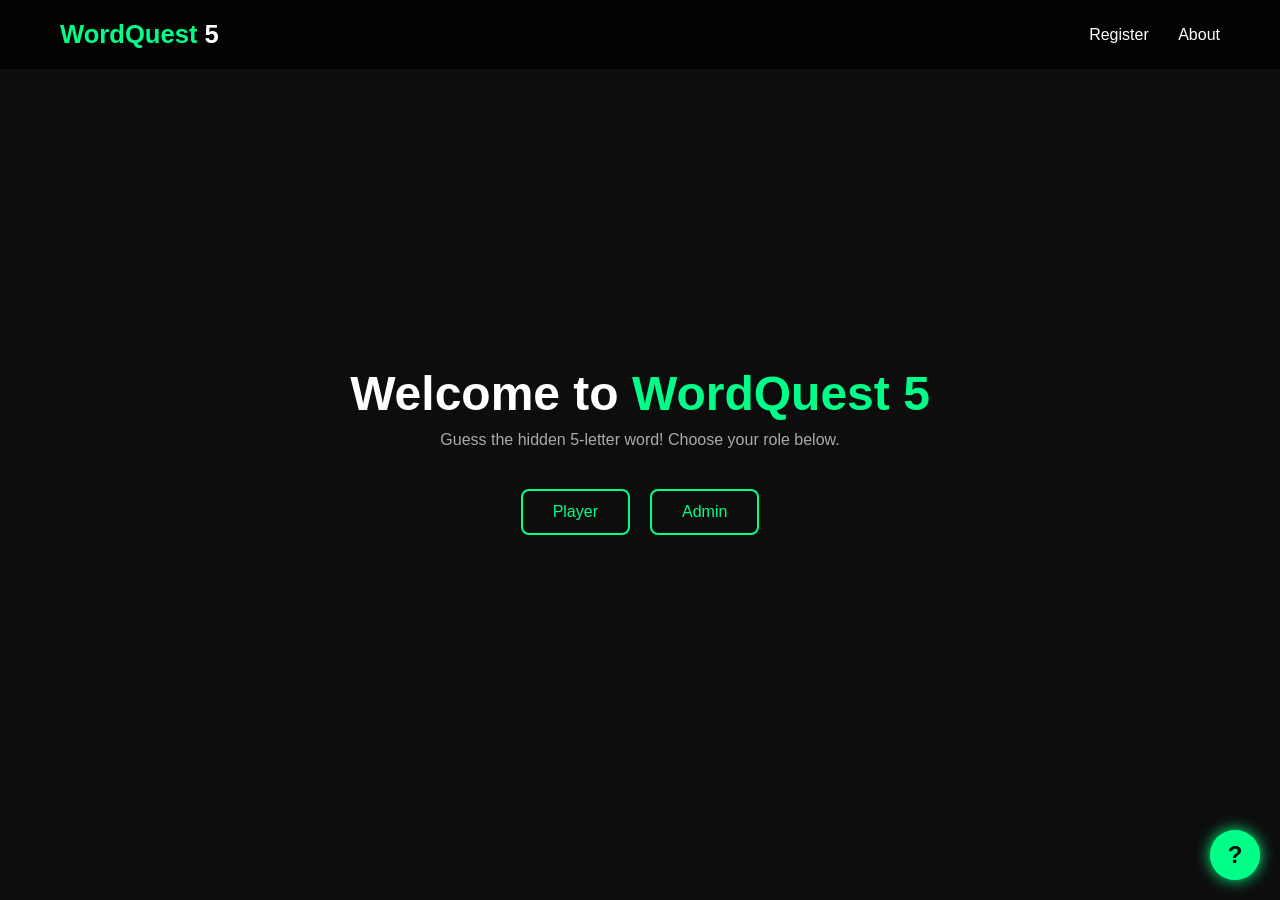
<file: index.html>
<!DOCTYPE html>
<html lang="en">
<head>
  <meta charset="UTF-8">
  <meta name="viewport" content="width=device-width, initial-scale=1">
  <title>WordQuest 5</title>
  <link rel="stylesheet" href="css/style.css">
  <script src="js/script.js" defer></script>
</head>
<body>
  <nav>
    <div class="logo">WordQuest <span>5</span></div>
    <div class="nav-links">
      <a id="register-link" href="register.html">Register</a>
      <a id="about-link" href="about.html">About</a>
    </div>
  </nav>

  <section class="hero">
    <h1>Welcome to <span>WordQuest 5</span></h1>
    <p>Guess the hidden 5-letter word! Choose your role below.</p>
    <div class="btn-group">
      <a id="player-btn" class="btn" href="player.html">Player</a>
      <a id="admin-btn" class="btn" href="admin.html">Admin</a>
    </div>
  </section>

  <!-- Floating Tour Button -->
  <div id="tour-button">?</div>

  <!-- Tour Elements -->
  <div id="tour-overlay"></div>
  <div id="tour-tooltip">
    <p id="tour-text"></p>
    <div class="tour-buttons">
      <button id="tour-prev">Back</button>
      <button id="tour-next">Next</button>
      <button id="tour-skip">Skip</button>
    </div>
  </div>

</body>
</html>
</file>
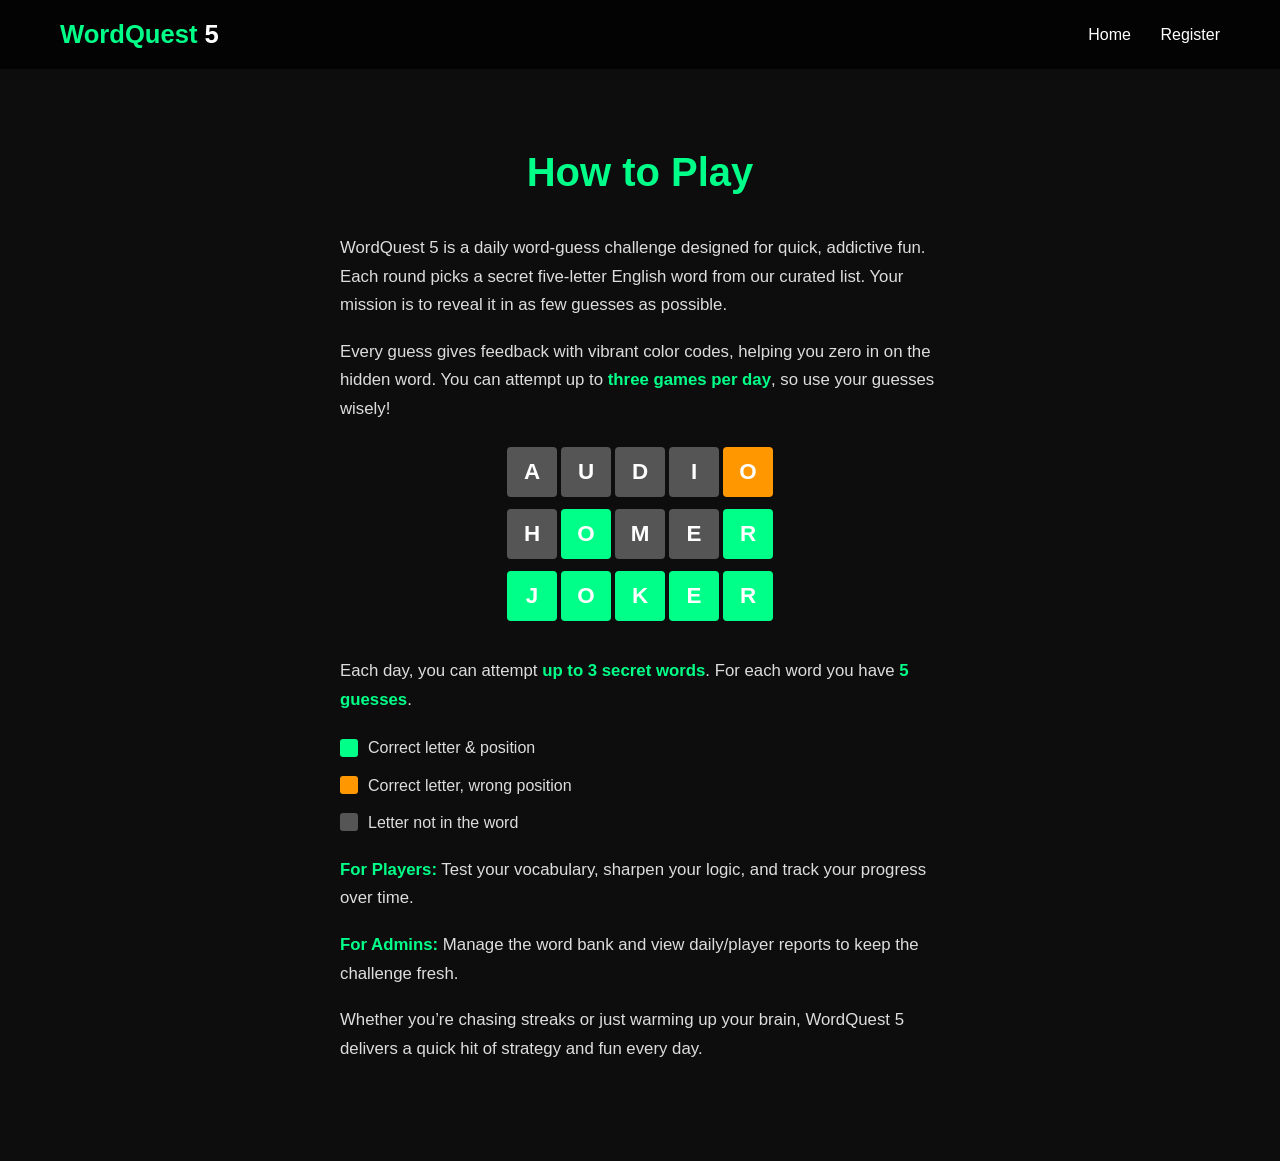
<file: about.html>
<!DOCTYPE html>
<html lang="en">
<head>
  <meta charset="UTF-8">
  <meta name="viewport" content="width=device-width, initial-scale=1">
  <title>About - WordQuest 5</title>
  <link rel="stylesheet" href="css/style.css">
  <script src="js/script.js" defer></script>
</head>
<body>
  <nav>
    <div class="logo">WordQuest <span>5</span></div>
    <div class="nav-links">
      <a href="index.html">Home</a>
      <a href="register.html">Register</a>
    </div>
  </nav>

  <section class="about-wrapper">
    <h1>How to Play</h1>

    <!-- Introductory text -->
    <div class="about-text">
        <p>
        WordQuest 5 is a daily word-guess challenge designed for quick, addictive fun.
        Each round picks a secret five-letter English word from our curated list.
        Your mission is to reveal it in as few guesses as possible.
        </p>
        <p>
        Every guess gives feedback with vibrant color codes, helping you zero in
        on the hidden word. You can attempt up to <strong>three games per day</strong>,
        so use your guesses wisely!
        </p>
    </div>

    <!-- Wordle-style demo grid -->
    <div class="demo-grid">
        <div class="row">
        <span class="tile grey">A</span>
        <span class="tile grey">U</span>
        <span class="tile grey">D</span>
        <span class="tile grey">I</span>
        <span class="tile orange">O</span>
        </div>
        <div class="row">
        <span class="tile grey">H</span>
        <span class="tile green">O</span>
        <span class="tile grey">M</span>
        <span class="tile grey">E</span>
        <span class="tile green">R</span>
        </div>
        <div class="row">
        <span class="tile green">J</span>
        <span class="tile green">O</span>
        <span class="tile green">K</span>
        <span class="tile green">E</span>
        <span class="tile green">R</span>
        </div>
    </div>

    <!-- Detailed explanation below grid -->
    <div class="about-text">
        <p>
        Each day, you can attempt <strong>up to 3 secret words</strong>.  
        For each word you have <strong>5 guesses</strong>.
        </p>
        <ul>
        <li><span class="legend green"></span> Correct letter & position</li>
        <li><span class="legend orange"></span> Correct letter, wrong position</li>
        <li><span class="legend grey"></span> Letter not in the word</li>
        </ul>
        <p>
        <strong>For Players:</strong> Test your vocabulary, sharpen your logic,
        and track your progress over time.
        </p>
        <p>
        <strong>For Admins:</strong> Manage the word bank and view
        daily/player reports to keep the challenge fresh.
        </p>
        <p>
        Whether you’re chasing streaks or just warming up your brain,
        WordQuest 5 delivers a quick hit of strategy and fun every day.
        </p>
    </div>
    </section>
</body>
</html>
</file>
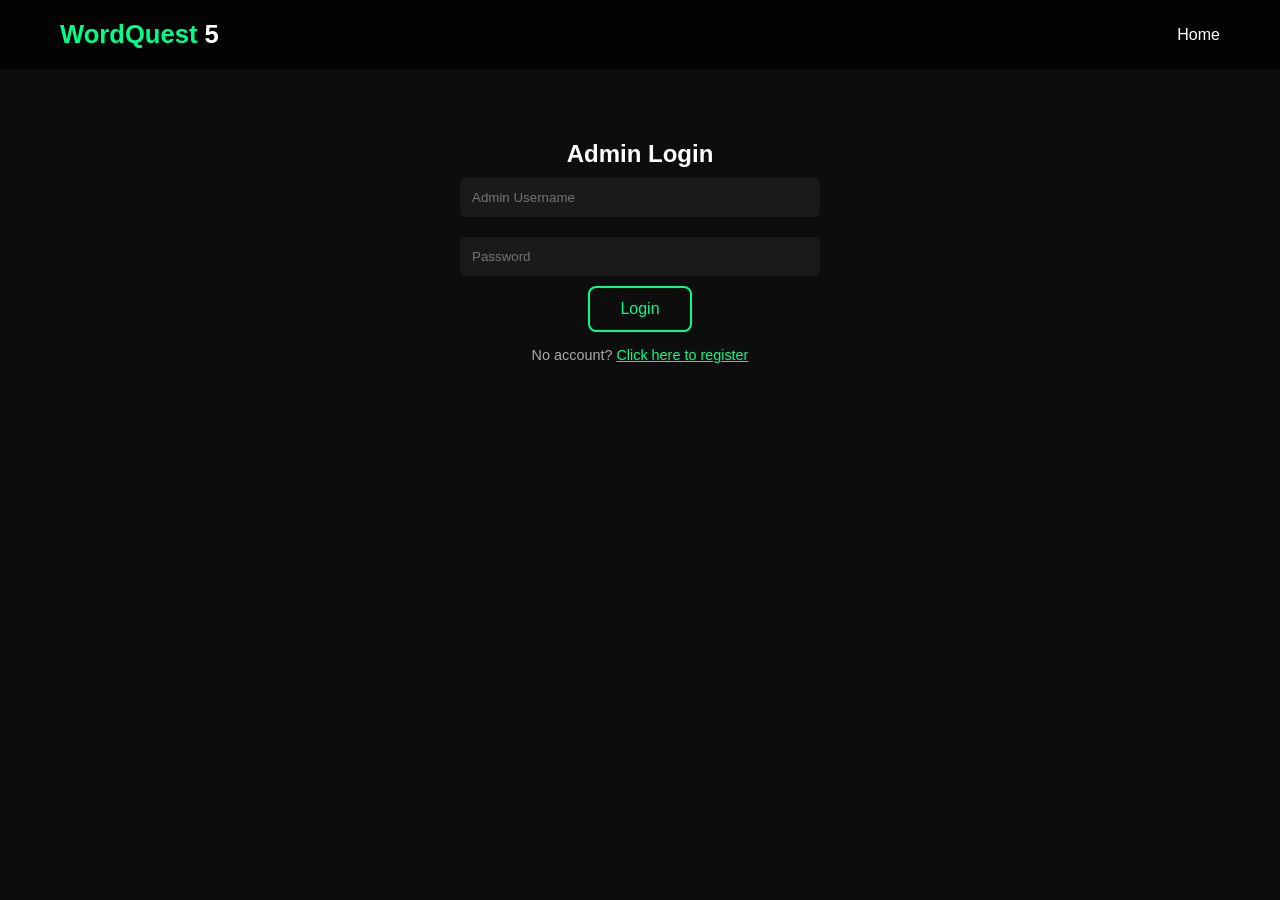
<file: admin.html>
<!DOCTYPE html>
<html lang="en">
<head>
  <meta charset="UTF-8">
  <meta name="viewport" content="width=device-width, initial-scale=1">
  <title>Admin - WordQuest 5</title>
  <link rel="stylesheet" href="css/style.css">
  <script src="js/script.js" defer></script>
</head>
<body>
  <nav>
    <div class="logo">WordQuest <span>5</span></div>
    <div class="nav-links">
      <a href="index.html">Home</a>
    </div>
  </nav>

  <section class="form-section">
    <h2>Admin Login</h2>
    <form id="adminLogin">
    <input type="text" name="username" placeholder="Admin Username" required>
    <input type="password" name="password" placeholder="Password" required>
    <button type="submit" class="btn">Login</button>

    <p class="alt-link">
        No account?
        <a href="register.html">Click here to register</a>
    </p>
    </form>
  </section>

  <section id="adminPanel" class="hidden">
    <h2>Reports</h2>
    <div class="report">
      <h3>Daily Report</h3>
      <input type="date" id="reportDate">
      <button class="btn" onclick="getDailyReport()">View</button>
      <div id="dailyReportResult"></div>
    </div>

    <div class="report">
      <h3>User Report</h3>
      <input type="text" id="reportUser" placeholder="Username">
      <button class="btn" onclick="getUserReport()">View</button>
      <div id="userReportResult"></div>
    </div>
  </section>
</body>
</html>
</file>
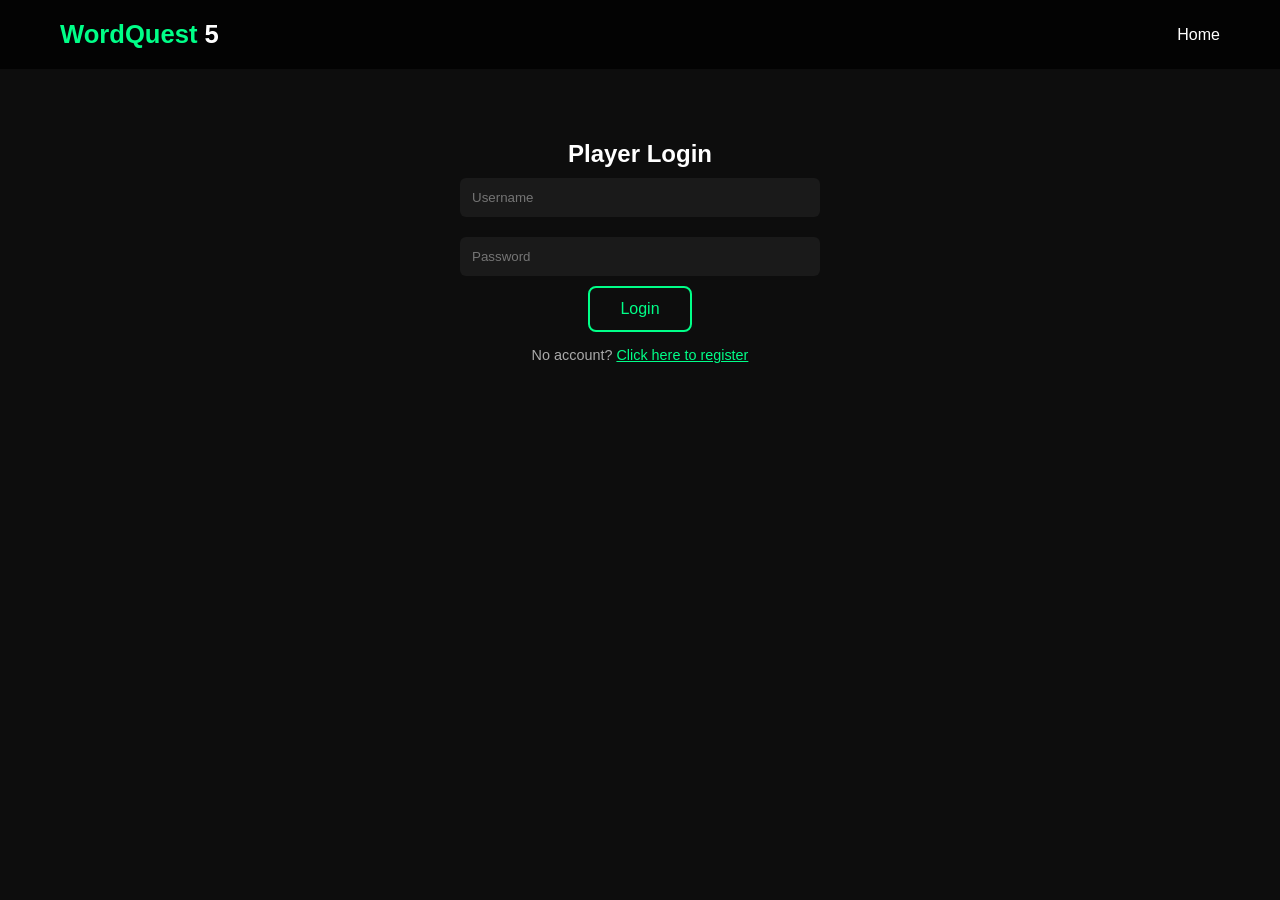
<file: player.html>
<!DOCTYPE html>
<html lang="en">
<head>
  <meta charset="UTF-8">
  <meta name="viewport" content="width=device-width, initial-scale=1">
  <title>Player - WordQuest 5</title>
  <link rel="stylesheet" href="css/style.css">
  <script src="js/script.js" defer></script>
</head>
<body>
  <nav>
    <div class="logo">WordQuest <span>5</span></div>
    <div class="nav-links">
      <a href="index.html">Home</a>
    </div>
  </nav>

  <section class="form-section">
    <h2>Player Login</h2>
    <form id="playerLogin">
    <input type="text" name="username" placeholder="Username" required>
    <input type="password" name="password" placeholder="Password" required>
    <button type="submit" class="btn">Login</button>

    <p class="alt-link">
        No account?
        <a href="register.html">Click here to register</a>
    </p>
    </form>
  </section>

  <section id="gameArea" class="game hidden">
    <h2>Guess the Word</h2>
    <div id="guessGrid" class="grid"></div>
    <form id="guessForm">
      <input type="text" maxlength="5" pattern="[A-Z]{5}" placeholder="Enter 5 letters" required>
      <button type="submit" class="btn">Submit Guess</button>
    </form>
    <p id="gameMessage"></p>
  </section>
</body>
</html>
</file>
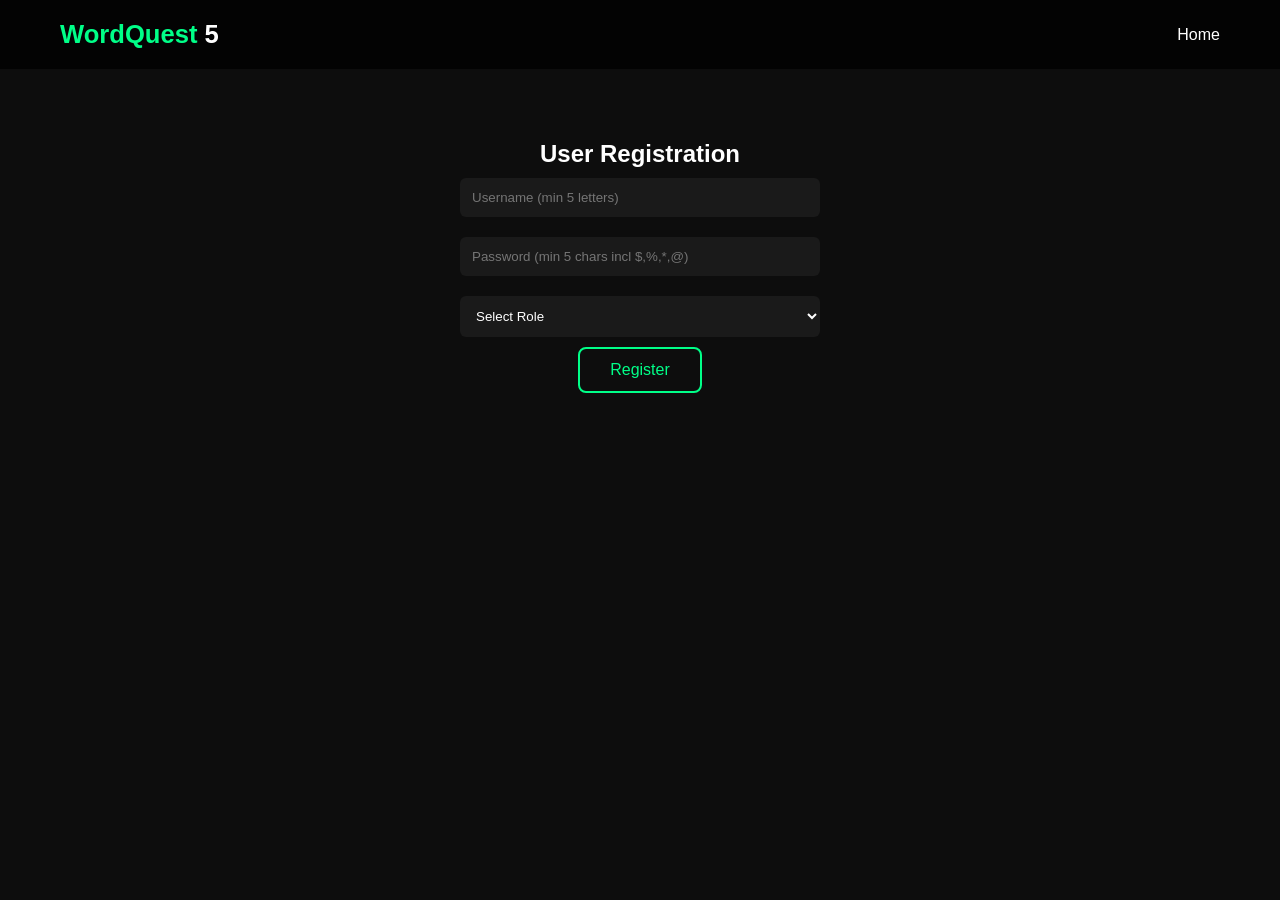
<file: register.html>
<!DOCTYPE html>
<html lang="en">
<head>
  <meta charset="UTF-8">
  <meta name="viewport" content="width=device-width, initial-scale=1">
  <title>User Registration - WordQuest 5</title>
  <link rel="stylesheet" href="css/style.css">
  <script src="js/script.js" defer></script>
</head>
<body>
  <nav>
    <div class="logo">WordQuest <span>5</span></div>
    <div class="nav-links">
      <a href="index.html">Home</a>
    </div>
  </nav>

  <section class="form-section">
    <h2>User Registration</h2>
    <form id="registerForm">
      <input type="text" name="username" placeholder="Username (min 5 letters)" required>
      <input type="password" name="password" placeholder="Password (min 5 chars incl $,%,*,@)" required>
      <select name="role" required>
        <option value="">Select Role</option>
        <option value="PLAYER">Player</option>
        <option value="ADMIN">Admin</option>
      </select>
      <button type="submit" class="btn">Register</button>
    </form>
  </section>
</body>
</html>
</file>
<file: css/style.css>
/* -------- Global -------- */
* { margin:0; padding:0; box-sizing:border-box; }
body {
    background:#0d0d0d;
    color:#fff;
    font-family: 'Segoe UI', sans-serif;
}
a { text-decoration:none; color:inherit; }

/* Navbar */
nav {
    width:100%;
    padding:20px 60px;
    display:flex;
    justify-content:space-between;
    align-items:center;
    background:rgba(0,0,0,0.7);
    backdrop-filter: blur(8px);
    position:fixed;
    top:0;
    left:0;
    z-index:10;
}
.logo {
    font-size:1.6rem;
    font-weight:bold;
    color:#00ff88;
    white-space: nowrap;
    transition: font-size 0.3s ease;
}
.logo span { color:#fff; }
.nav-links a {
    margin-left:25px;
    color:#fff;
    transition:color .2s;
}
.nav-links a:hover { color:#00ff88; }

/* Hero Section */
.hero {
    height:100vh;
    display:flex;
    flex-direction:column;
    justify-content:center;
    align-items:center;
    text-align:center;
    padding:0 20px;
}
.hero h1 { font-size:3rem; margin-bottom:10px; }
.hero h1 span { color:#00ff88; }
.hero p { max-width:600px; margin-bottom:40px; color:#aaa; }

/* Buttons */
.btn {
    padding:12px 30px;
    font-size:1rem;
    border:2px solid #00ff88;
    border-radius:8px;
    background:transparent;
    color:#00ff88;
    cursor:pointer;
    transition:all 0.25s ease;
    display:inline-block;
}
.btn:hover {
    background-color: #121212;
    box-shadow: 0 0 10px #00ff88;
    color: #00ff88;
}
.btn-group { display:flex; gap:20px; }

/* Forms */
.form-section {
    max-width:400px;
    margin:120px auto 40px;
    padding:20px;
    text-align:center;
}
.form-section input,
.form-section select {
    width:100%;
    padding:12px;
    margin:10px 0;
    border:none;
    border-radius:6px;
    background:#1a1a1a;
    color:#fff;
}
.form-section input:focus { outline:2px solid #00ff88; }

/* Game Grid */
.grid {
    display:grid;
    grid-template-columns:repeat(5,60px);
    gap:8px;
    justify-content:center;
    margin:20px 0;
}
.grid .cell {
    width:60px; height:60px;
    display:flex; justify-content:center; align-items:center;
    font-size:1.5rem;
    background:#1a1a1a;
    border-radius:6px;
}
.cell.green { background:#00ff88; color:#0d0d0d; }
.cell.orange{ background:orange; color:#0d0d0d; }
.cell.grey  { background:#444; }

/* Utility */
.hidden { display:none; }

/* ----- Alt-link under login ----- */
.alt-link {
    margin-top: 15px;
    font-size: 0.9rem;
    color: #aaa;
    text-align: center;
}
.alt-link a {
    color: #00ff88;
    text-decoration: underline;
    transition: color 0.2s;
}
.alt-link a:hover {
    color: #fff;
}

/* ----- About Page ----- */
.about-section,
.about-wrapper {
    max-width: 900px;
    margin: 120px auto 60px;
    padding: 20px;
    text-align: left;
    line-height: 1.6;
}
.about-section h1,
.about-wrapper h1 {
    text-align: center;
    margin-bottom: 30px;
    font-size: 2.5rem;
    color: #00ff88;
}
.about-section ul {
    margin: 10px 0 20px 20px;
    list-style: disc;
}
.about-section .green  { color:#00ff88; }
.about-section .orange { color:orange; }
.about-section .grey   { color:#888; }

/* Demo grid */
.demo-grid {
    display: inline-block;
    margin-bottom: 30px;
}
.demo-grid .row {
    display: flex;
    justify-content: center;
    margin: 4px 0;
}
.tile {
    width: 50px;
    height: 50px;
    margin: 2px;
    display: flex;
    align-items: center;
    justify-content: center;
    font-weight: bold;
    font-size: 1.4rem;
    color: #fff;
    border-radius: 4px;
    transition: transform 0.2s;
}
.tile:hover {
    transform: scale(1.1);
}
.tile.green  { background-color: #00ff88; }
.tile.orange { background-color: #ff9800; }
.tile.grey   { background-color: #555; }

.about-text {
    text-align: left;
    margin: 0 auto;
    max-width: 600px;
    line-height: 1.7;
    font-size: 1.05rem;
    color: #ddd;
}
.about-text ul {
    list-style: none;
    padding: 0;
    margin: 20px 0;
}
.about-text li {
    margin: 10px 0;
    display: flex;
    align-items: center;
    font-size: 1rem;
}
.legend {
    display: inline-block;
    width: 18px;
    height: 18px;
    margin-right: 10px;
    border-radius: 3px;
}
.legend.green  { background-color: #00ff88; }
.legend.orange { background-color: #ff9800; }
.legend.grey   { background-color: #555; }

.about-text p {
    margin: 18px 0;
    font-size: 1.05rem;
    color: #ddd;
}
.about-text strong {
    color: #00ff88;
}

/* Tour Overlay */
#tour-overlay {
  position: fixed;
  top: 0; left: 0; right: 0; bottom: 0;
  background: rgba(0,0,0,0.7);
  z-index: 999;
  opacity: 0;
  pointer-events: none;
  transition: opacity 0.3s ease;
}
#tour-overlay.active {
  opacity: 1;
  pointer-events: auto;
}

#tour-tooltip {
  position: fixed;
  background: #1a1a1a;
  border: 2px solid #00ff88;
  padding: 15px;
  border-radius: 10px;
  color: #fff;
  z-index: 1000;
  width: 280px;
  opacity: 0;
  transform: scale(0.8);
  transition: all 0.3s ease;
}
#tour-tooltip.active {
  opacity: 1;
  transform: scale(1);
  animation: bounceIn 0.3s forwards;
}
@keyframes bounceIn {
  0% { transform: scale(0.5); opacity: 0; }
  60% { transform: scale(1.1); opacity: 1; }
  100% { transform: scale(1); }
}

.tour-highlight {
  box-shadow: 0 0 15px #00ff88, 0 0 25px #00ff88 inset;
  transition: box-shadow 0.3s ease;
  border-radius: 5px;
}

#tour-button {
  position: fixed;
  bottom: 20px;
  right: 20px;
  width: 50px;
  height: 50px;
  background-color: #00ff88;
  color: #0d0d0d;
  border-radius: 50%;
  display: flex;
  justify-content: center;
  align-items: center;
  font-weight: bold;
  font-size: 24px;
  cursor: pointer;
  box-shadow: 0 0 15px #00ff88, 0 0 25px #00ff88 inset;
  z-index: 10000;
  transition: transform 0.2s, box-shadow 0.2s;
}
#tour-button:hover {
  transform: scale(1.2);
  box-shadow: 0 0 25px #00ff88, 0 0 40px #00ff88 inset;
}

.tour-buttons {
    display: flex;
    justify-content: space-between;
    gap: 10px;
    margin-top: 10px;
    flex-wrap: nowrap;
}
.tour-buttons button {
    flex: 1;
    padding: 10px 20px;
    border: 2px solid #00ff88;
    border-radius: 8px;
    background: transparent;
    color: #00ff88;
    font-weight: bold;
    cursor: pointer;
    transition: all 0.25s ease;
}
.tour-buttons button:hover {
    background-color: #121212;
    color: #00ff88;
    box-shadow: 0 0 10px #00ff88;
    transform: scale(1.05);
}
.tour-buttons button:active {
    transform: scale(0.95);
}

/* === Responsive Adjustments === */
@media (max-width: 1024px) {
    nav { padding: 20px 40px; }
    .logo { font-size:1.5rem; }
    .hero h1 { font-size:2.5rem; }
    .about-section,
    .about-wrapper { max-width: 90%; margin:100px auto 50px; padding:15px; }
    .about-section h1,
    .about-wrapper h1 { font-size: 2.2rem; }
    .about-text { font-size: 1rem; }
}
@media (max-width: 768px) {
    nav { padding: 15px 25px; }
    .logo { font-size:1.4rem; }
    .hero h1 { font-size:2.1rem; }
    .about-section,
    .about-wrapper { max-width:95%; margin:80px auto 40px; padding:15px; }
    .about-section h1,
    .about-wrapper h1 { font-size: 1.9rem; }
    .about-text { font-size: 0.95rem; }
}
@media (max-width: 480px) {
    nav { padding: 12px 20px; }
    .logo { font-size:1.2rem; }
    .hero h1 { font-size:1.8rem; }
    .about-section,
    .about-wrapper { max-width:100%; margin:60px auto 30px; padding:10px; }
    .about-section h1,
    .about-wrapper h1 { font-size: 1.6rem; }
    .about-text { font-size: 0.9rem; line-height: 1.6; }
}
/* Center the demo grid */
.demo-grid {
    display: flex;            /* use flex instead of inline-block */
    flex-direction: column;   /* keep rows stacked */
    align-items: center;      /* horizontal centering */
    justify-content: center;  /* vertical alignment of rows inside if needed */
    margin: 0 auto 30px;      /* auto left/right keeps it centered in parent */
}
.demo-grid .row {
    display: flex;
    justify-content: center;  /* center tiles in each row */
    margin: 4px 0;
}
</file>
